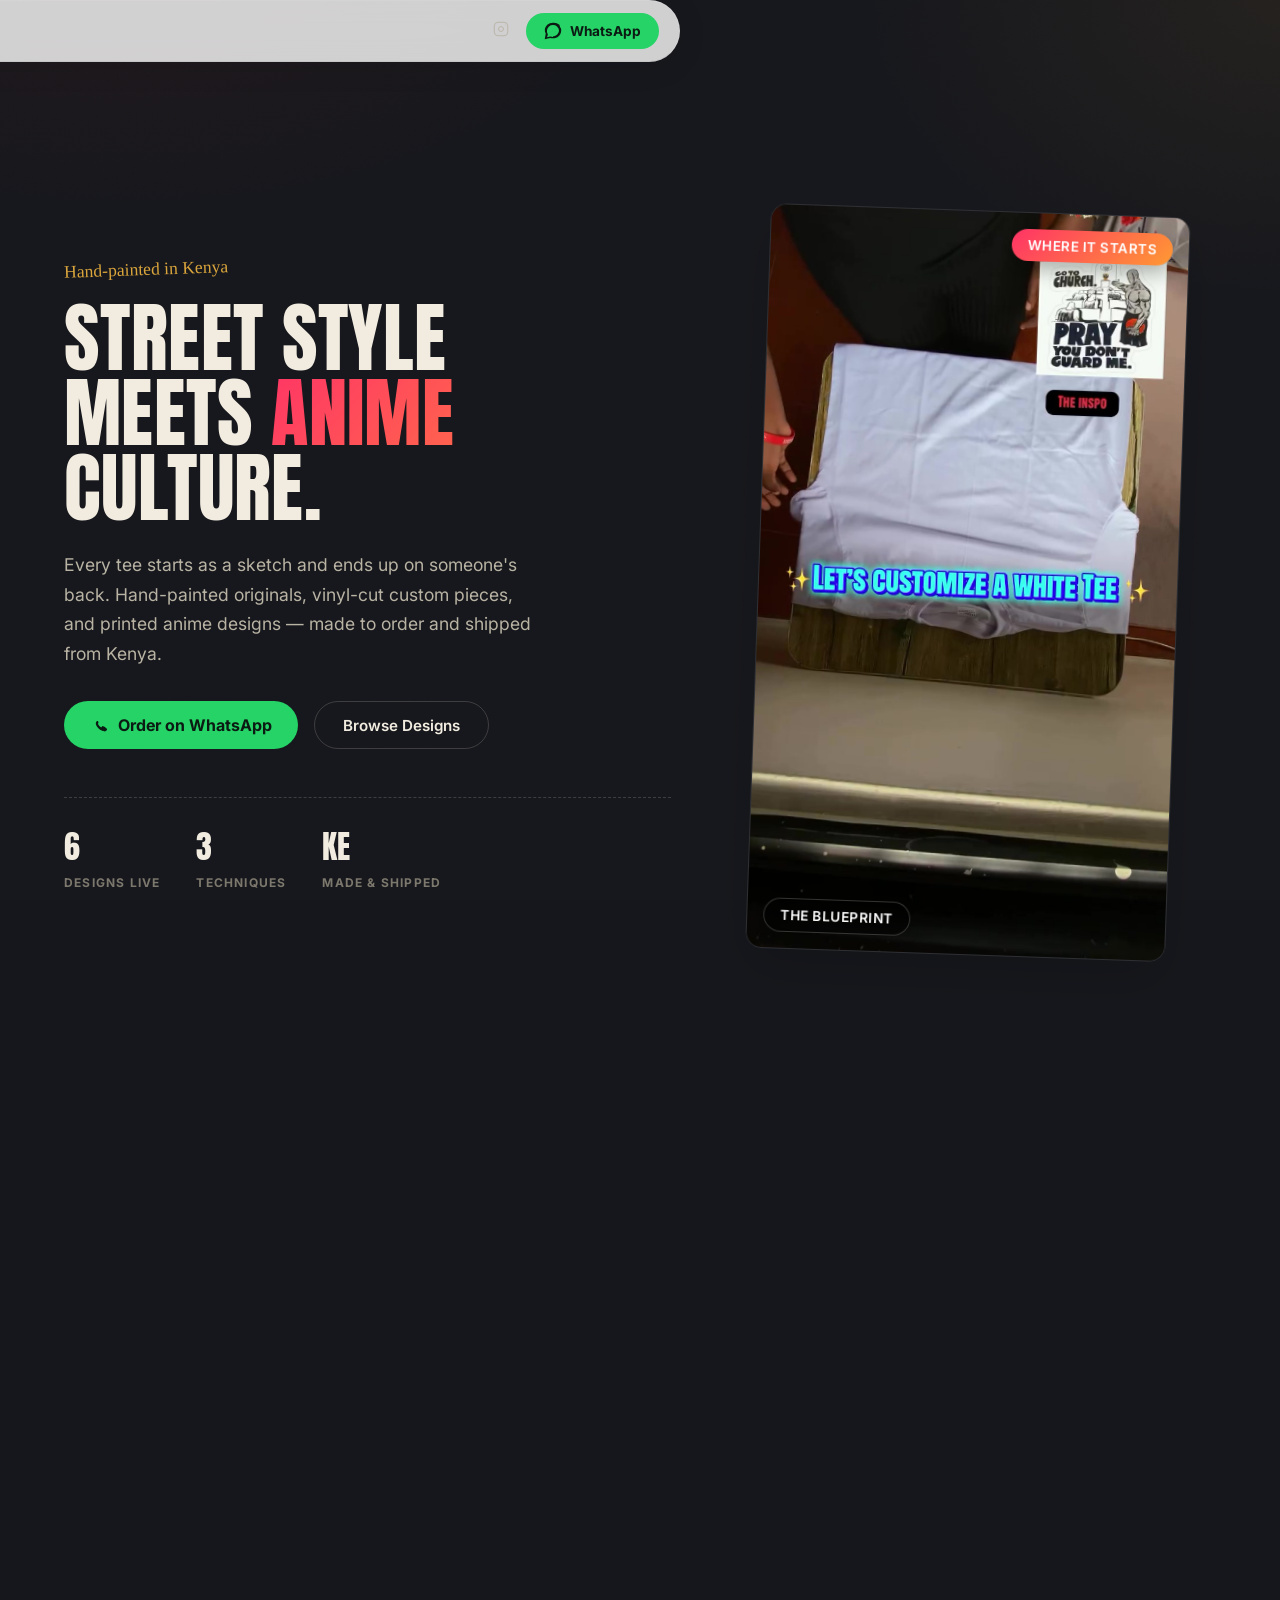
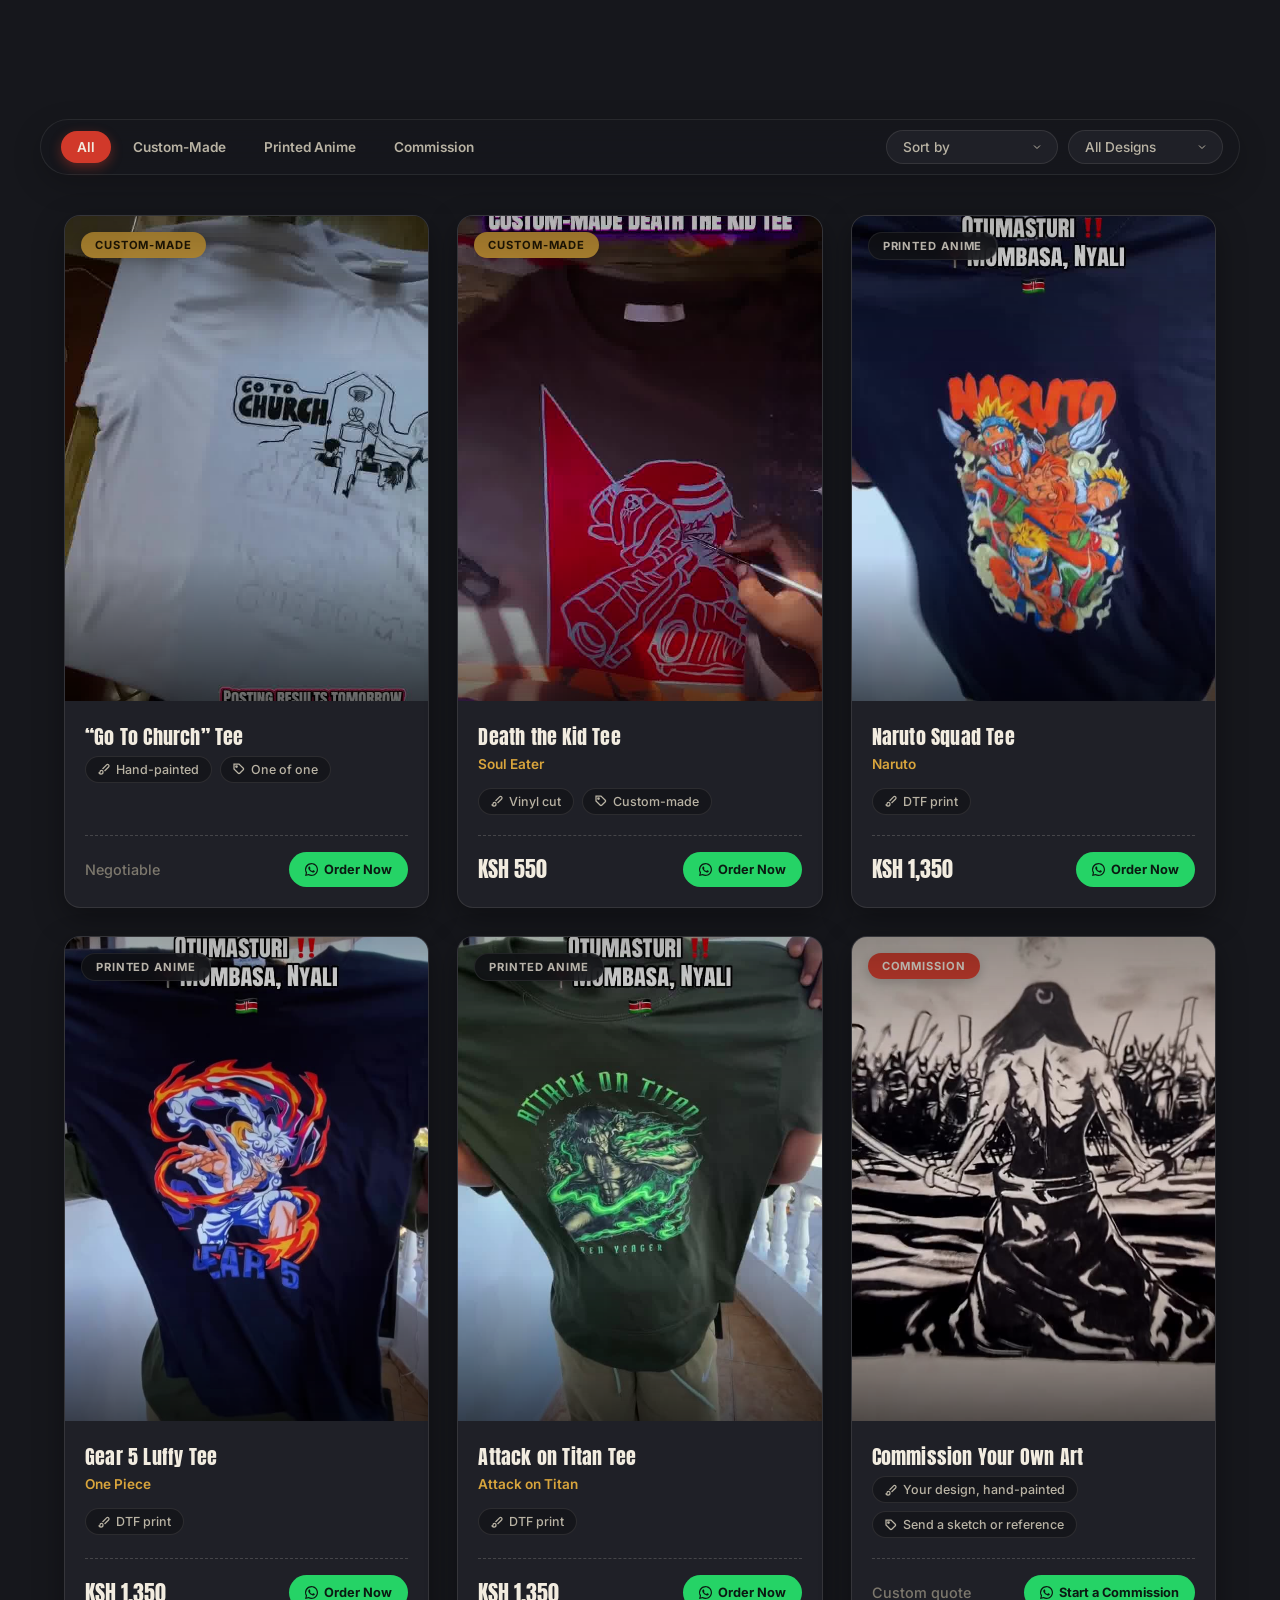
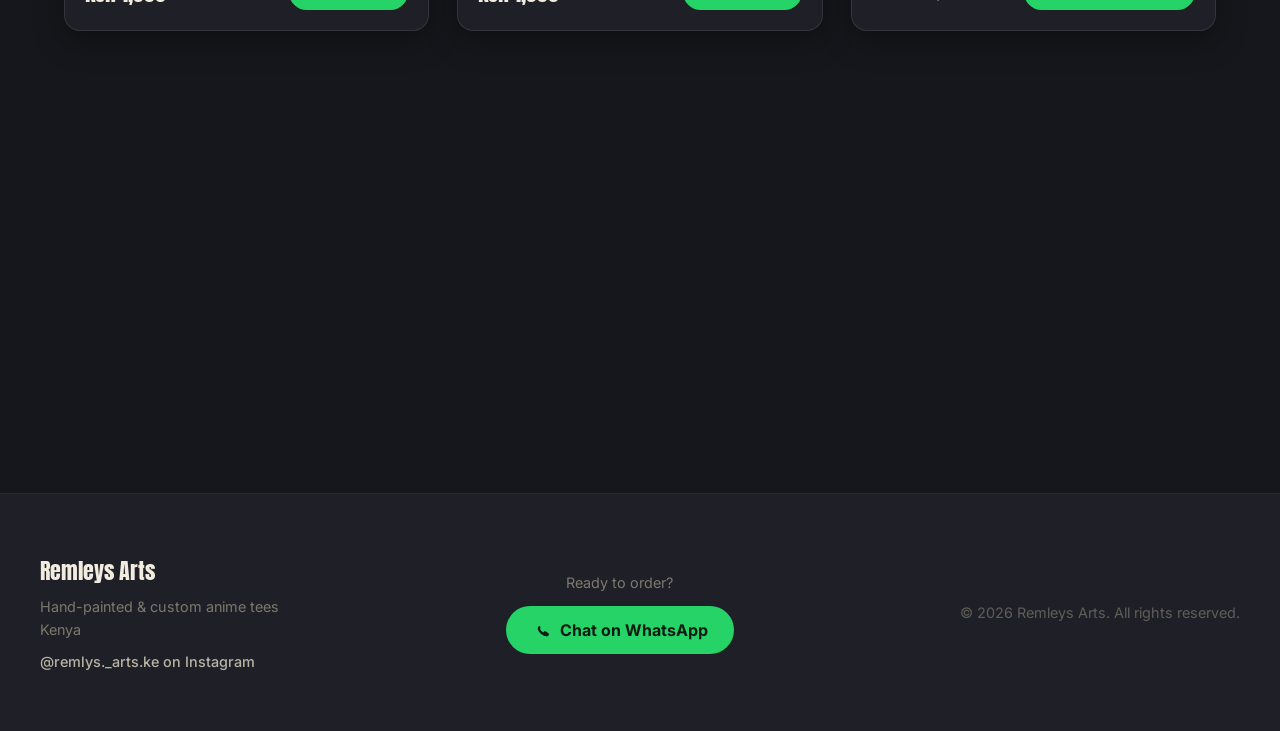
<file: index.html>
<!doctype html>
<html lang="en" class="scroll-smooth">
<head>
  <meta charset="utf-8" />
  <meta name="viewport" content="width=device-width, initial-scale=1" />
  <title>Remleys Arts — Premium Custom Anime Tees | Kenya</title>
  <meta name="description" content="Remleys Arts — Hand-painted and custom anime t-shirts, made to order in Kenya. Order on WhatsApp or commission your own unique streetwear design." />
  <link rel="canonical" href="https://remleys-arts.example/" />
  
  <!-- Social / SEO -->
  <meta property="og:type" content="website" />
  <meta property="og:title" content="Remleys Arts — Premium Anime Tees, Kenya" />
  <meta property="og:description" content="Hand-painted and custom anime t-shirts made to order in Kenya. Message us on WhatsApp to order." />
  <meta property="og:image" content="https://remleys-arts.example/images/og-hero.jpg" />
  <meta property="og:url" content="https://remleys-arts.example/" />
  <meta name="twitter:card" content="summary_large_image" />
  <meta name="theme-color" content="#0f172a" />

  <!-- Fonts & critical CSS -->
  <link rel="preconnect" href="https://fonts.googleapis.com" />
  <link rel="preconnect" href="https://fonts.gstatic.com" crossorigin />
  <link href="https://fonts.googleapis.com/css2?family=Anton&family=Permanent+Marker&family=Inter:wght@400;500;600;700;800&display=swap" rel="stylesheet" />
  <link rel="preload" href="css/style.css" as="style" onload="this.rel='stylesheet'">
  <noscript><link rel="stylesheet" href="css/style.css"></noscript>

  <!-- Favicons -->
  <link rel="icon" href="images/favicon.ico" />
  <link rel="apple-touch-icon" sizes="180x180" href="images/apple-touch-icon.png" />

  <!-- Structured data -->
  <script type="application/ld+json">
    {
      "@context": "https://schema.org",
      "@type": "Store",
      "name": "Remleys Arts",
      "description": "Hand-painted and custom anime t-shirts made to order in Kenya.",
      "url": "https://remleys-arts.example/",
      "sameAs": [
        "https://instagram.com/remlys._arts.ke",
        "https://wa.me/254702538038"
      ]
    }
  </script>

  <!-- NEXT-LEVEL ENHANCEMENTS -->
  <style>
    :root {
      --primary-accent: #ff3366;
      --primary-gradient: linear-gradient(135deg, #ff3366 0%, #ff9933 100%);
    }
    
    html.scroll-smooth { scroll-behavior: smooth; }
    
    /* Accessibility */
    .skip-to-content {position: absolute; left: -999px; top: auto; width: 1px; height: 1px; overflow: hidden;}
    .skip-to-content:focus {left: 1rem; top: 1rem; width: auto; height: auto; background: #fff; color: #000; padding: .5rem .75rem; z-index: 9999; border-radius: 8px; box-shadow: 0 4px 12px rgba(0,0,0,.25);}
    a:focus-visible, button:focus-visible { outline: 3px solid var(--primary-accent); outline-offset: 3px; }

    /* Glassmorphism Navbar */
    .navbar {
      position: sticky; top: 0; z-index: 100;
      background: rgba(255, 255, 255, 0.8);
      backdrop-filter: blur(12px);
      -webkit-backdrop-filter: blur(12px);
      border-bottom: 1px solid rgba(0,0,0,0.05);
      transition: all 0.3s ease;
    }

    /* Animated Gradient Text */
    .text-gradient {
      background: var(--primary-gradient);
      -webkit-background-clip: text;
      -webkit-text-fill-color: transparent;
      background-size: 200% 200%;
      animation: gradientShift 5s ease infinite;
    }
    @keyframes gradientShift {
      0% { background-position: 0% 50%; }
      50% { background-position: 100% 50%; }
      100% { background-position: 0% 50%; }
    }

    /* Next-Level Hero Image Styling */
    .hero-photo-wrapper {
      position: relative;
      border-radius: 16px;
      overflow: hidden;
      box-shadow: 0 20px 50px rgba(0,0,0,0.15);
      transform: translateY(0);
      transition: transform 0.4s ease, box-shadow 0.4s ease;
    }
    .hero-photo-wrapper:hover {
      transform: translateY(-5px);
      box-shadow: 0 30px 60px rgba(0,0,0,0.25);
    }
    .hero-photo-wrapper img {
      width: 100%; height: auto; display: block;
      transition: transform 0.6s ease;
    }
    .hero-photo-wrapper:hover img {
      transform: scale(1.05);
    }

    /* Floating Tags */
    .glass-badge {
      position: absolute;
      background: rgba(0, 0, 0, 0.6);
      backdrop-filter: blur(8px);
      color: #fff;
      padding: 0.5rem 1rem;
      border-radius: 30px;
      font-size: 0.85rem;
      font-weight: 600;
      letter-spacing: 0.5px;
      text-transform: uppercase;
      border: 1px solid rgba(255,255,255,0.2);
    }
    .badge-bottom-left { bottom: 1rem; left: 1rem; }
    .badge-top-right { top: 1rem; right: 1rem; background: var(--primary-gradient); border: none; }

    /* Button Upgrades */
    .btn-whatsapp {
      transition: transform 0.2s cubic-bezier(0.4, 0, 0.2, 1), box-shadow 0.2s;
    }
    .btn-whatsapp:hover {
      transform: scale(1.05);
      box-shadow: 0 10px 20px rgba(37, 211, 102, 0.3);
    }
  </style>
</head>
<body>
  <a class="skip-to-content" href="#mainContent">Skip to content</a>

  <!-- NAV -->
  <nav class="navbar" id="navbar" aria-label="Primary navigation">
    <a href="index.html" class="nav-brand">Remleys<span class="text-gradient">Arts</span></a>
    <div class="nav-links" role="navigation" aria-label="Main links">
      <a href="index.html" class="active" aria-current="page">Shop</a>
      <a href="contact.html">Contact</a>
    </div>
    <div class="nav-actions">
      <a href="https://instagram.com/remlys._arts.ke" target="_blank" rel="noopener noreferrer" class="nav-social" aria-label="Remleys Arts on Instagram">
        <svg width="18" height="18" viewBox="0 0 24 24" fill="none" aria-hidden="true" focusable="false">
          <rect x="3" y="3" width="18" height="18" rx="5" stroke="currentColor" stroke-width="1.2" fill="none"></rect>
          <circle cx="12" cy="12" r="3.25" stroke="currentColor" stroke-width="1.2" fill="none"></circle>
          <circle cx="17.5" cy="6.5" r="0.6" fill="currentColor"></circle>
        </svg>
      </a>
      <a href="https://wa.me/254702538038" target="_blank" rel="noopener noreferrer" class="btn-whatsapp" aria-label="Chat on WhatsApp">
        <svg width="18" height="18" viewBox="0 0 24 24" fill="currentColor" aria-hidden="true" focusable="false">
          <path d="M20.5 3.5A11.9 11.9 0 0 0 12 1C6.1 1 1.4 5.1 1.1 10.8c-.1 1.6.3 3.1 1.2 4.4L1 23l7.1-1.8c1.2.4 2.5.6 3.9.6 5.9 0 10.5-4.2 10.9-9.8.2-1.9 0-3.7-1.4-5.1zM12 20c-1.2 0-2.4-.2-3.5-.6l-.3-.1-4.1 1.1 1.1-3.7-.2-.4A7.7 7.7 0 0 1 4 10.9 7.9 7.9 0 0 1 12 4a7.9 7.9 0 0 1 8 6.9c0 4.4-3.6 8-8 8z"></path>
        </svg> WhatsApp
      </a>
    </div>
  </nav>

  <!-- HERO -->
  <header class="hero" role="banner" aria-labelledby="heroHeading">
    <div class="hero-text">
      <span class="hero-eyebrow">Hand-painted in Kenya</span>
      <h1 id="heroHeading">Street style<br/>meets <span class="accent text-gradient">anime</span> culture.</h1>
      <p>Every tee starts as a sketch and ends up on someone's back. Hand-painted originals, vinyl-cut custom pieces, and printed anime designs — made to order and shipped from Kenya.</p>
      
      <div class="hero-ctas">
        <a href="https://wa.me/254702538038?text=Hello%2C%20I%27d%20like%20to%20order%20a%20tee%20from%20Remleys%20Arts." target="_blank" rel="noopener noreferrer" class="btn-whatsapp large" aria-label="Order on WhatsApp">
          <svg width="20" height="20" viewBox="0 0 24 24" fill="currentColor" aria-hidden="true" focusable="false"><path d="M17.5 14.2c-.3-.15-1.8-.87-2.07-.97-.28-.1-.48-.15-.68.15-.2.29-.77.98-.95 1.18-.18.21-.36.23-.66.08-1.8-.9-3-2.5-3.6-4.2-.13-.34.13-.5.28-.66.09-.09.2-.21.3-.31.07-.06.09-.11.14-.18.05-.06.02-.12 0-.18-.02-.06-.48-1.17-.66-1.6-.17-.41-.35-.35-.5-.36-.12 0-.26 0-.4 0-.14 0-.36.05-.55.28-.38.44-1.17 1.18-1.17 2.86 0 1.68 1.2 3.3 1.37 3.53.17.22 2.36 3.6 5.72 4.92 3.36 1.3 3.36.87 3.96.82.6-.06 1.92-.78 2.2-1.53.28-.74.28-1.38.2-1.52-.08-.14-.28-.22-.57-.37z"></path></svg> Order on WhatsApp
        </a>
        <a href="#shop" class="btn-outline">Browse Designs</a>
      </div>

      <div class="hero-stats" aria-hidden="false">
        <div class="stat"><span class="stat-num" id="totalCount">—</span><span class="stat-label">Designs Live</span></div>
        <div class="stat"><span class="stat-num">3</span><span class="stat-label">Techniques</span></div>
        <div class="stat"><span class="stat-num">KE</span><span class="stat-label">Made &amp; Shipped</span></div>
      </div>
    </div>

    <div class="hero-visual" aria-hidden="true">
      <div class="hero-photo-wrapper" id="heroPhoto">
        <img src="images/process/01-inspo.jpg" alt="Pinned reference image for anime streetwear inspiration" loading="eager" decoding="sync" width="1200" height="800" />
        <span class="glass-badge badge-bottom-left">The Blueprint</span>
        <span class="glass-badge badge-top-right">Where it starts</span>
      </div>
    </div>
  </header>

  <!-- PROCESS FILMSTRIP -->
  <section class="process" aria-labelledby="processHeading">
    <div class="process-head reveal">
      <h2 id="processHeading">Sketch to streetwear</h2>
      <p>Every custom piece goes through the same four steps before it reaches you.</p>
    </div>
    <div class="process-strip">
      <div class="process-step reveal">
        <div class="process-frame">
          <span class="process-num">1</span>
          <img src="images/process/01-inspo.jpg" alt="Reference image pinned up as inspiration for a new design" loading="lazy" />
        </div>
        <h3>The inspo</h3>
        <p>We start from your reference — a screenshot, a panel, an idea.</p>
      </div>
      <div class="process-step reveal">
        <div class="process-frame">
          <span class="process-num">2</span>
          <img src="images/process/02-sketch.jpg" alt="Pencil sketch of the design being drawn directly onto the fabric" loading="lazy" />
        </div>
        <h3>The sketch</h3>
        <p>Pencil first, straight onto the fabric — no shortcuts.</p>
      </div>
      <div class="process-step reveal">
        <div class="process-frame">
          <span class="process-num">3</span>
          <img src="images/process/03-cut.jpg" alt="Vinyl design being cut for a custom transfer" loading="lazy" />
        </div>
        <h3>Paint or vinyl</h3>
        <p>Hand-painted with fabric paint, or precision-cut vinyl — whichever the design calls for.</p>
      </div>
      <div class="process-step reveal">
        <div class="process-frame">
          <span class="process-num">4</span>
          <img src="images/process/04-finished.jpg" alt="Finished hand-painted tee, ready to wear" loading="lazy" />
        </div>
        <h3>Ready to wear</h3>
        <p>Posted for you to see before it ships out.</p>
      </div>
    </div>
  </section>

  <!-- FILTERS -->
  <section class="filter-bar" id="shop" aria-labelledby="shopHeading">
    <div class="filter-inner">
      <div class="filter-tabs" id="categoryTabs" role="tablist" aria-label="Filter categories">
        <button class="tab active" data-cat="all" role="tab" aria-selected="true">All</button>
        <button class="tab" data-cat="custom" role="tab">Custom-Made</button>
        <button class="tab" data-cat="printed" role="tab">Printed Anime</button>
        <button class="tab" data-cat="commission" role="tab">Commission</button>
      </div>
      <div class="filter-controls">
        <label for="sortSelect" class="sr-only">Sort products</label>
        <select id="sortSelect" class="filter-select" aria-label="Sort products">
          <option value="default">Sort by</option>
          <option value="price-asc">Price: Low → High</option>
          <option value="price-desc">Price: High → Low</option>
          <option value="name">Name A–Z</option>
        </select>
        <label for="designSelect" class="sr-only">Filter designs</label>
        <select id="designSelect" class="filter-select" aria-label="Filter by design">
          <option value="all">All Designs</option>
        </select>
      </div>
    </div>
  </section>

  <!-- GRID -->
  <main id="mainContent" class="showroom" role="main" aria-live="polite">
    <div class="grid" id="productGrid" aria-label="Product list">
      <!-- JS renders cards here -->
    </div>
    <p class="empty-state" id="emptyState" style="display:none;">No tees match your filters.</p>
  </main>

  <!-- STORY -->
  <section class="story reveal" aria-labelledby="storyHeading">
    <h2 id="storyHeading" class="sr-only">Our story</h2>
    <p class="story-quote">Hand-painted<br/>with a <span class="accent text-gradient">brush.</span><br/>Cut with a <span class="accent text-gradient">blade.</span><br/>Worn like <span class="accent text-gradient">armor.</span></p>
    <div class="story-body">
      <p>Remleys Arts makes wearable art — anime fandom pieces built by hand, one tee at a time. Some designs are freehand painted with fabric paint. Others are precision-cut vinyl. The printed anime pieces are produced in short runs using professional screen and digital printing processes for consistent quality.</p>
      <p>Based in Kenya, every order is made on request — nothing sits pre-made on a shelf. Message us on WhatsApp with the design you want, or send your own art and we'll turn it into a tee.</p>
    </div>
  </section>

  <!-- FOOTER -->
  <footer class="footer" role="contentinfo">
    <div class="footer-inner">
      <div>
        <span class="footer-brand">Remleys Arts</span>
        <p>Hand-painted &amp; custom anime tees<br/>Kenya</p>
        <a href="https://instagram.com/remlys._arts.ke" target="_blank" rel="noopener noreferrer" class="footer-social">@remlys._arts.ke on Instagram</a>
      </div>
      <div class="footer-cta">
        <p>Ready to order?</p>
        <a href="https://wa.me/254702538038" target="_blank" rel="noopener noreferrer" class="btn-whatsapp large" aria-label="Chat on WhatsApp">
          <svg width="20" height="20" viewBox="0 0 24 24" fill="currentColor" aria-hidden="true" focusable="false"><path d="M17.5 14.2c-.3-.15-1.8-.87-2.07-.97-.28-.1-.48-.15-.68.15-.2.29-.77.98-.95 1.18-.18.21-.36.23-.66.08-1.8-.9-3-2.5-3.6-4.2-.13-.34.13-.5.28-.66.09-.09.2-.21.3-.31.07-.06.09-.11.14-.18.05-.06.02-.12 0-.18-.02-.06-.48-1.17-.66-1.6-.17-.41-.35-.35-.5-.36-.12 0-.26 0-.4 0-.14 0-.36.05-.55.28-.38.44-1.17 1.18-1.17 2.86 0 1.68 1.2 3.3 1.37 3.53.17.22 2.36 3.6 5.72 4.92 3.36 1.3 3.36.87 3.96.82.6-.06 1.92-.78 2.2-1.53.28-.74.28-1.38.2-1.52-.08-.14-.28-.22-.57-.37z"></path></svg> Chat on WhatsApp
        </a>
      </div>
      <div>
        <p class="footer-copy">© 2026 Remleys Arts. All rights reserved.</p>
      </div>
    </div>
  </footer>

  <!-- App scripts -->
  <script>
    (function() {
      function setCount(n) {
        var el = document.getElementById('totalCount');
        if (!el) return;
        el.textContent = (typeof n === 'number' && n > 0) ? n : '—';
      }
      if (window.PRODUCTS && Array.isArray(window.PRODUCTS)) {
        setCount(window.PRODUCTS.length);
      } else {
        window.addEventListener('products:loaded', function(e) {
          var count = (e && e.detail && e.detail.count) || (window.PRODUCTS && window.PRODUCTS.length) || '—';
          setCount(count);
        }, {once: true});
      }
    })();
  </script>
  <script src="js/products.js" defer></script>
  <script type="module" src="js/app.js" defer></script>

  <!--
    Scroll-linked motion (scroll-symbolic-page skill technique).
    Replaces the old one-shot "fade in once, then freeze" reveal with motion
    that is a direct function of scroll position: it advances, reverses, and
    stops exactly where scrolling stops. No timers, no animation that plays
    on its own once triggered. Doesn't touch the shop grid, filters, or
    js/app.js / js/products.js (not part of this file) — those keep working
    exactly as before.
  -->
  <script>
    (function () {
      var revealEls = Array.prototype.slice.call(document.querySelectorAll('.reveal, .process-step'));
      if (!revealEls.length) return;

      function ratioFor(el) {
        var rect = el.getBoundingClientRect();
        var vh = window.innerHeight;
        // 0 when the element's top is still below the viewport,
        // 1 once it has scrolled up to roughly a third from the top.
        var start = vh * 0.92;
        var end = vh * 0.35;
        var raw = (start - rect.top) / (start - end);
        return Math.max(0, Math.min(1, raw));
      }

      var ticking = false;
      function update() {
        revealEls.forEach(function (el) {
          el.style.setProperty('--reveal', ratioFor(el));
        });
        ticking = false;
      }
      function onScroll() {
        if (!ticking) {
          requestAnimationFrame(update);
          ticking = true;
        }
      }
      window.addEventListener('scroll', onScroll, { passive: true });
      window.addEventListener('resize', onScroll, { passive: true });
      update(); // correct resting state on load, before any scroll happens

      // Subtle scroll-linked parallax on the hero photo (optional flourish,
      // same principle: tied to position, not time).
      var heroPhoto = document.getElementById('heroPhoto');
      if (heroPhoto) {
        function updateHero() {
          var rect = heroPhoto.getBoundingClientRect();
          var shift = Math.max(-24, Math.min(24, rect.top * 0.04));
          heroPhoto.style.transform = 'translateY(' + shift + 'px) rotate(2deg)';
        }
        window.addEventListener('scroll', updateHero, { passive: true });
        window.addEventListener('resize', updateHero, { passive: true });
        updateHero();
      }
    })();
  </script>
  
  <noscript>
    <style>.grid { opacity: 1; }</style>
    <div class="noscript-warning">For the best experience enable JavaScript.</div>
  </noscript>
</body>
          </html>
</file>
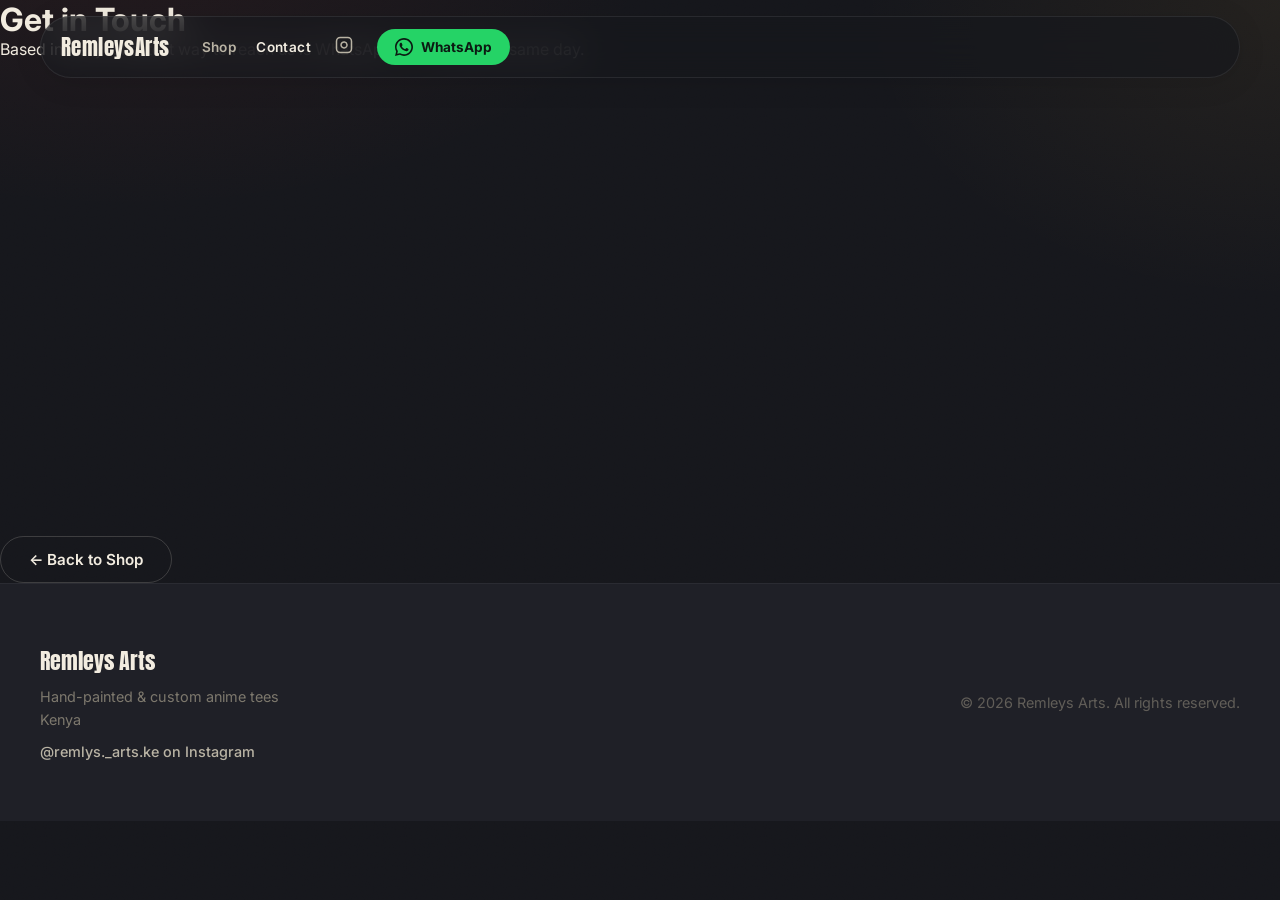
<file: contact.html>
<!DOCTYPE html>
<html lang="en">
<head>
  <meta charset="UTF-8" />
  <meta name="viewport" content="width=device-width, initial-scale=1.0" />
  <title>Contact — Remleys Arts</title>
  <meta name="description" content="Contact Remleys Arts for hand-painted and custom anime t-shirts, Kenya." />
  <link rel="preconnect" href="https://fonts.googleapis.com" />
  <link rel="preconnect" href="https://fonts.gstatic.com" crossorigin />
  <link href="https://fonts.googleapis.com/css2?family=Anton&family=Permanent+Marker&family=Inter:wght@400;500;600;700;800&display=swap" rel="stylesheet" />
  <link rel="stylesheet" href="css/style.css" />
</head>
<body>

  <nav class="navbar" id="navbar">
    <a href="index.html" class="nav-brand">Remleys<span>Arts</span></a>
    <div class="nav-links">
      <a href="index.html">Shop</a>
      <a href="contact.html" class="active">Contact</a>
    </div>
    <a href="https://instagram.com/remlys._arts.ke" target="_blank" class="nav-social" aria-label="Instagram">
      <svg width="18" height="18" viewBox="0 0 24 24" fill="none" stroke="currentColor" stroke-width="2"><rect x="2" y="2" width="20" height="20" rx="5"/><path d="M16 11.37A4 4 0 1 1 12.63 8 4 4 0 0 1 16 11.37z"/><line x1="17.5" y1="6.5" x2="17.5" y2="6.5"/></svg>
    </a>
    <a href="https://wa.me/254702538038" target="_blank" class="btn-whatsapp">
      <svg width="18" height="18" viewBox="0 0 24 24" fill="currentColor"><path d="M17.472 14.382c-.297-.149-1.758-.867-2.03-.967-.273-.099-.471-.148-.67.15-.197.297-.767.966-.94 1.164-.173.199-.347.223-.644.075-.297-.15-1.255-.463-2.39-1.475-.883-.788-1.48-1.761-1.653-2.059-.173-.297-.018-.458.13-.606.134-.133.298-.347.446-.52.149-.174.198-.298.298-.497.099-.198.05-.371-.025-.52-.075-.149-.669-1.612-.916-2.207-.242-.579-.487-.5-.669-.51-.173-.008-.371-.01-.57-.01-.198 0-.52.074-.792.372-.272.297-1.04 1.016-1.04 2.479 0 1.462 1.065 2.875 1.213 3.074.149.198 2.096 3.2 5.077 4.487.709.306 1.262.489 1.694.625.712.227 1.36.195 1.871.118.571-.085 1.758-.719 2.006-1.413.248-.694.248-1.289.173-1.413-.074-.124-.272-.198-.57-.347z"/><path d="M12 0C5.373 0 0 5.373 0 12c0 2.123.554 4.118 1.524 5.847L.057 23.882l6.198-1.443A11.945 11.945 0 0012 24c6.627 0 12-5.373 12-12S18.627 0 12 0zm0 21.818a9.818 9.818 0 01-5.006-1.371l-.36-.214-3.68.857.893-3.564-.234-.373A9.818 9.818 0 0112 2.182c5.426 0 9.818 4.392 9.818 9.818 0 5.427-4.392 9.818-9.818 9.818z"/></svg>
      WhatsApp
    </a>
  </nav>

  <main class="contact-page">
    <div class="contact-header">
      <h1>Get in Touch</h1>
      <p>Based in Kenya. Fastest way to reach us is WhatsApp — we respond same day.</p>
    </div>

    <div class="contact-grid reveal">
      <!-- Primary: WhatsApp -->
      <div class="contact-card primary">
        <div class="contact-card-icon">
          <svg width="32" height="32" viewBox="0 0 24 24" fill="currentColor"><path d="M17.472 14.382c-.297-.149-1.758-.867-2.03-.967-.273-.099-.471-.148-.67.15-.197.297-.767.966-.94 1.164-.173.199-.347.223-.644.075-.297-.15-1.255-.463-2.39-1.475-.883-.788-1.48-1.761-1.653-2.059-.173-.297-.018-.458.13-.606.134-.133.298-.347.446-.52.149-.174.198-.298.298-.497.099-.198.05-.371-.025-.52-.075-.149-.669-1.612-.916-2.207-.242-.579-.487-.5-.669-.51-.173-.008-.371-.01-.57-.01-.198 0-.52.074-.792.372-.272.297-1.04 1.016-1.04 2.479 0 1.462 1.065 2.875 1.213 3.074.149.198 2.096 3.2 5.077 4.487.709.306 1.262.489 1.694.625.712.227 1.36.195 1.871.118.571-.085 1.758-.719 2.006-1.413.248-.694.248-1.289.173-1.413-.074-.124-.272-.198-.57-.347z"/><path d="M12 0C5.373 0 0 5.373 0 12c0 2.123.554 4.118 1.524 5.847L.057 23.882l6.198-1.443A11.945 11.945 0 0012 24c6.627 0 12-5.373 12-12S18.627 0 12 0zm0 21.818a9.818 9.818 0 01-5.006-1.371l-.36-.214-3.68.857.893-3.564-.234-.373A9.818 9.818 0 0112 2.182c5.426 0 9.818 4.392 9.818 9.818 0 5.427-4.392 9.818-9.818 9.818z"/></svg>
        </div>
        <h2>WhatsApp</h2>
        <p>Send us a message with the design you're interested in and we'll respond promptly.</p>
        <a href="https://wa.me/254702538038?text=Hello%2C%20I%27m%20interested%20in%20a%20tee%20from%20Remleys%20Arts." target="_blank" class="btn-whatsapp large">
          <svg width="20" height="20" viewBox="0 0 24 24" fill="currentColor"><path d="M17.472 14.382c-.297-.149-1.758-.867-2.03-.967-.273-.099-.471-.148-.67.15-.197.297-.767.966-.94 1.164-.173.199-.347.223-.644.075-.297-.15-1.255-.463-2.39-1.475-.883-.788-1.48-1.761-1.653-2.059-.173-.297-.018-.458.13-.606.134-.133.298-.347.446-.52.149-.174.198-.298.298-.497.099-.198.05-.371-.025-.52-.075-.149-.669-1.612-.916-2.207-.242-.579-.487-.5-.669-.51-.173-.008-.371-.01-.57-.01-.198 0-.52.074-.792.372-.272.297-1.04 1.016-1.04 2.479 0 1.462 1.065 2.875 1.213 3.074.149.198 2.096 3.2 5.077 4.487.709.306 1.262.489 1.694.625.712.227 1.36.195 1.871.118.571-.085 1.758-.719 2.006-1.413.248-.694.248-1.289.173-1.413-.074-.124-.272-.198-.57-.347z"/><path d="M12 0C5.373 0 0 5.373 0 12c0 2.123.554 4.118 1.524 5.847L.057 23.882l6.198-1.443A11.945 11.945 0 0012 24c6.627 0 12-5.373 12-12S18.627 0 12 0zm0 21.818a9.818 9.818 0 01-5.006-1.371l-.36-.214-3.68.857.893-3.564-.234-.373A9.818 9.818 0 0112 2.182c5.426 0 9.818 4.392 9.818 9.818 0 5.427-4.392 9.818-9.818 9.818z"/></svg>
          Message Us on WhatsApp
        </a>
        <span class="contact-note">+254 702 538038</span>
      </div>

      <!-- Info cards -->
      <div class="contact-info-grid">
        <div class="info-card">
          <svg width="24" height="24" viewBox="0 0 24 24" fill="none" stroke="currentColor" stroke-width="2"><path d="M21 10c0 7-9 13-9 13s-9-6-9-13a9 9 0 0 1 18 0z"/><circle cx="12" cy="10" r="3"/></svg>
          <h3>Location</h3>
          <p>Kenya</p>
        </div>

        <div class="info-card">
          <svg width="24" height="24" viewBox="0 0 24 24" fill="none" stroke="currentColor" stroke-width="2"><rect x="2" y="2" width="20" height="20" rx="5"/><path d="M16 11.37A4 4 0 1 1 12.63 8 4 4 0 0 1 16 11.37z"/><line x1="17.5" y1="6.5" x2="17.5" y2="6.5"/></svg>
          <h3>Instagram</h3>
          <p>@remlys._arts.ke</p>
          <a href="https://instagram.com/remlys._arts.ke" target="_blank" class="info-link">Follow →</a>
        </div>

        <div class="info-card">
          <svg width="24" height="24" viewBox="0 0 24 24" fill="none" stroke="currentColor" stroke-width="2"><path d="M22 16.92v3a2 2 0 0 1-2.18 2 19.79 19.79 0 0 1-8.63-3.07A19.5 19.5 0 0 1 4.69 13.5 19.79 19.79 0 0 1 1.61 4.9 2 2 0 0 1 3.6 2.69h3a2 2 0 0 1 2 1.72c.127.96.361 1.903.7 2.81a2 2 0 0 1-.45 2.11L7.91 10a16 16 0 0 0 6 6l.92-.92a2 2 0 0 1 2.11-.45c.907.339 1.85.573 2.81.7A2 2 0 0 1 21.73 17.5z"/></svg>
          <h3>Phone</h3>
          <p>+254 702 538038</p>
          <a href="tel:+254702538038" class="info-link">Call Now →</a>
        </div>

        <div class="info-card">
          <svg width="24" height="24" viewBox="0 0 24 24" fill="none" stroke="currentColor" stroke-width="2"><circle cx="12" cy="12" r="10"/><polyline points="12 6 12 12 16 14"/></svg>
          <h3>Response Time</h3>
          <p>We typically reply within a few hours on WhatsApp.</p>
        </div>
      </div>
    </div>

    <!-- Back to shop -->
    <div class="back-cta">
      <a href="index.html" class="btn-outline">← Back to Shop</a>
    </div>
  </main>

  <footer class="footer">
    <div class="footer-inner">
      <div>
        <span class="footer-brand">Remleys Arts</span>
        <p>Hand-painted & custom anime tees<br/>Kenya</p>
        <a href="https://instagram.com/remlys._arts.ke" target="_blank" class="footer-social">@remlys._arts.ke on Instagram</a>
      </div>
      <div>
        <p class="footer-copy">© 2026 Remleys Arts. All rights reserved.</p>
      </div>
    </div>
  </footer>

  <script src="js/app.js"></script>
</body>
          </html>
</file>
<file: css/style.css>
/* =====================
   Remleys Arts — style.css
   "Sketchbook to Streetwear" (NEXT-LEVEL UPGRADE)
===================== */

*, *::before, *::after {
  box-sizing: border-box;
  margin: 0;
  padding: 0;
}

:root {
  /* Canvas + ink */
  --ink:        #16171c;   /* base canvas, charcoal-blue night */
  --ink-raised: #1f2027;   /* card / raised surface */
  --ink-line:   rgba(242,236,224,0.10); /* hairline "stitching" */
  --ink-line-strong: rgba(242,236,224,0.18);

  /* Paper + text */
  --paper:      #f2ece0;   /* raw cotton */
  --paper-dim:  #b9b3a4;   /* muted pencil-grey text on dark */
  --paper-faint:#7d786d;

  /* Signature accents */
  --red:        #d1392a;   /* poster / paint red */
  --red-dim:    #9c2a1f;
  --gold:       #d9a53c;   /* Kenyan sun gold */
  --gold-dim:   #a97e2c;
  
  /* Next-level Gradients */
  --primary-gradient: linear-gradient(135deg, var(--red) 0%, var(--gold) 100%);

  /* WhatsApp */
  --wa-green:   #25D366;
  --wa-dark:    #128C7E;

  /* Geometry */
  --radius:     16px;
  --radius-sm:  10px;
  --radius-pill: 999px;

  /* Typography */
  --font-display: 'Anton', sans-serif;
  --font-accent:  'Permanent Marker', cursive;
  --font-body:    'Inter', sans-serif;

  /* Shadows */
  --shadow-card: 0 10px 30px rgba(0,0,0,0.35);
  --shadow-hover: 0 20px 50px rgba(0,0,0,0.45);
  --shadow-glow: 0 10px 25px rgba(209, 57, 42, 0.25);

  --nav-h: 76px;

  /* Shared timing / easing */
  --ease-quick: cubic-bezier(0.16,1,0.3,1);
  --ease-smooth: cubic-bezier(0.4, 0, 0.2, 1);
}

/* Base / page behaviour */
html {
  scroll-behavior: smooth;
}

@media (prefers-reduced-motion: reduce) {
  html { scroll-behavior: auto; }
  *, *::before, *::after {
    animation-duration: 0.001ms !important;
    animation-iteration-count: 1 !important;
    transition-duration: 0.001ms !important;
  }
}

/* background + subtle gradients */
body {
  font-family: var(--font-body);
  background: var(--ink);
  color: var(--paper);
  -webkit-font-smoothing: antialiased;
  background-image: 
    radial-gradient(ellipse 900px 500px at 10% -10%, rgba(209,57,42,0.08), transparent 60%),
    radial-gradient(ellipse 700px 500px at 100% 0%, rgba(217,165,60,0.07), transparent 60%);
  background-attachment: fixed;
  position: relative;
}

/* film-grain overlay */
body::before {
  content: "";
  position: fixed;
  inset: 0;
  z-index: -1;
  pointer-events: none;
  opacity: 0.045;
  mix-blend-mode: overlay;
  background-image: url("data:image/svg+xml,%3Csvg xmlns='http://www.w3.org/2000/svg' width='120' height='120'%3E%3Cfilter id='n'%3E%3CfeTurbulence type='fractalNoise' baseFrequency='0.9' numOctaves='2' stitchTiles='stitch'/%3E%3C/filter%3E%3Crect width='100%25' height='100%25' fill='%23000000' filter='url(%23n)'/%3E%3C/svg%3E");
  background-repeat: repeat;
  background-size: auto;
}

/* Accessibility */
.sr-only {
  position: absolute !important; width: 1px; height: 1px; 
  padding: 0; margin: -1px; overflow: hidden; 
  clip: rect(0, 0, 0, 0); white-space: nowrap; border: 0;
}
a { color: inherit; }

/* ---- UTILITIES ---- */
.text-gradient {
  background: var(--primary-gradient);
  -webkit-background-clip: text;
  -webkit-text-fill-color: transparent;
  background-size: 200% 200%;
  animation: gradientShift 5s ease infinite;
}

@keyframes gradientShift {
  0% { background-position: 0% 50%; }
  50% { background-position: 100% 50%; }
  100% { background-position: 0% 50%; }
}

/*
  Scroll-linked reveal (scroll-symbolic-page skill technique).
  --reveal is a 0–1 custom property set every frame by the inline script in
  index.html, based purely on scroll position. No .in-view class, no
  IntersectionObserver one-shot trigger, no transition long enough to look
  like it's animating on its own timer — motion tracks the scrollbar 1:1.
*/
.reveal {
  --reveal: 0;
  opacity: var(--reveal);
  transform: translateY(calc((1 - var(--reveal)) * 28px));
}

/* ---- NAVBAR (Glassmorphism Upgrade) ---- */
.navbar {
  position: fixed;
  top: 16px;
  left: 50%;
  transform: translateX(-50%);
  width: calc(100% - 48px);
  max-width: 1200px;
  z-index: 100;
  display: flex;
  align-items: center;
  gap: 24px;
  padding: 12px 20px;
  background: rgba(22, 23, 28, 0.65);
  backdrop-filter: blur(20px);
  -webkit-backdrop-filter: blur(20px);
  border-radius: var(--radius-pill);
  border: 1px solid rgba(255,255,255,0.08);
  box-shadow: 0 4px 30px rgba(0,0,0,0.1);
  transition: all 0.3s ease;
}
.navbar.scrolled {
  background: rgba(22, 23, 28, 0.85);
  border-color: var(--ink-line-strong);
  box-shadow: 0 8px 32px rgba(0,0,0,0.45);
}
.nav-brand {
  font-family: var(--font-display);
  font-weight: 400;
  font-size: 1.3rem;
  letter-spacing: 0.02em;
  color: var(--paper);
  text-decoration: none;
}
.nav-links {
  display: flex; gap: 20px; margin-left: 8px;
}
.nav-links a {
  font-family: var(--font-body);
  font-size: 0.85rem; font-weight: 600;
  color: var(--paper-dim);
  text-decoration: none;
  letter-spacing: 0.03em;
  transition: color 0.2s;
}
.nav-links a:hover, .nav-links a.active { color: var(--paper); }
.nav-actions {
  display: flex; align-items: center; gap: 16px; margin-left: auto;
}
.nav-social {
  color: var(--paper-dim);
  transition: color 0.2s, transform 0.2s;
}
.nav-social:hover { color: var(--gold); transform: scale(1.1); }

/* Buttons */
.btn-whatsapp {
  display: flex; align-items: center; gap: 8px;
  background: var(--wa-green);
  color: #0b1a12;
  font-family: var(--font-body);
  font-size: 0.85rem; font-weight: 700;
  padding: 9px 18px;
  border-radius: var(--radius-pill);
  text-decoration: none;
  transition: all 0.3s var(--ease-smooth);
  white-space: nowrap;
}
.btn-whatsapp:hover {
  background: var(--wa-dark);
  color: #fff;
  transform: translateY(-2px) scale(1.02);
  box-shadow: 0 10px 20px rgba(37, 211, 102, 0.3);
}
.btn-whatsapp.large { padding: 14px 26px; font-size: 1rem; }

.btn-outline {
  display: inline-flex; align-items: center; justify-content: center;
  font-family: var(--font-body);
  font-size: 0.95rem; font-weight: 600;
  color: var(--paper);
  border: 1.5px solid var(--ink-line-strong);
  padding: 13px 28px;
  border-radius: var(--radius-pill);
  text-decoration: none;
  transition: all 0.3s var(--ease-smooth);
}
.btn-outline:hover {
  background: var(--paper);
  color: var(--ink);
  transform: translateY(-2px);
  box-shadow: 0 10px 20px rgba(242, 236, 224, 0.15);
}

/* ---- HERO ---- */
.hero {
  padding: calc(var(--nav-h) + 64px) 24px 60px;
  max-width: 1200px; margin: 0 auto;
  display: grid;
  grid-template-columns: 1.1fr 0.9fr;
  gap: 48px; align-items: center;
}
.hero-eyebrow {
  display: inline-flex; align-items: center; gap: 8px;
  font-family: var(--font-accent);
  font-size: 1.1rem; color: var(--gold);
  margin-bottom: 20px;
  transform: rotate(-2deg);
}
.hero-text h1 {
  font-family: var(--font-display);
  font-weight: 400;
  font-size: clamp(2.8rem, 6vw, 5rem);
  line-height: 0.98;
  letter-spacing: 0.005em;
  text-transform: uppercase;
  color: var(--paper);
  margin-bottom: 24px;
}
.hero-text p {
  font-size: 1.1rem;
  color: var(--paper-dim);
  max-width: 480px;
  line-height: 1.7;
  margin-bottom: 32px;
}
.hero-ctas {
  display: flex; gap: 16px; flex-wrap: wrap; margin-bottom: 48px;
}
.hero-stats {
  display: flex; gap: 36px; flex-wrap: wrap;
  border-top: 1px dashed var(--ink-line-strong);
  padding-top: 24px;
}
.stat { display: flex; flex-direction: column; gap: 4px; }
.stat-num {
  font-family: var(--font-display);
  font-weight: 400; font-size: 2rem; color: var(--paper);
}
.stat-label {
  font-size: 0.75rem; font-weight: 700;
  letter-spacing: 0.1em; text-transform: uppercase;
  color: var(--paper-faint);
}

/* ---- NEXT-LEVEL HERO VISUAL ---- */
.hero-visual {
  position: relative;
  display: flex; align-items: center; justify-content: center;
  min-height: 460px;
}
.hero-visual::before {
  content: "ARTS";
  position: absolute;
  font-family: var(--font-display);
  font-size: clamp(5rem, 14vw, 10rem);
  color: transparent;
  -webkit-text-stroke: 1.5px rgba(255,255,255,0.05);
  z-index: 0; pointer-events: none;
}
.hero-photo-wrapper {
  position: relative; z-index: 1;
  width: 90%; max-width: 420px;
  border-radius: var(--radius);
  overflow: hidden;
  box-shadow: 0 25px 60px rgba(0,0,0,0.4);
  transform: rotate(2deg) translateY(0);
  transition: box-shadow 0.5s var(--ease-quick);
  border: 1px solid rgba(255,255,255,0.1);
}
.hero-photo-wrapper:hover {
  box-shadow: var(--shadow-glow);
}
.hero-photo-wrapper img {
  width: 100%; height: auto; display: block;
  transition: transform 0.8s var(--ease-smooth);
}
.hero-photo-wrapper:hover img {
  transform: scale(1.06);
}
.glass-badge {
  position: absolute;
  background: rgba(22, 23, 28, 0.7);
  backdrop-filter: blur(12px);
  -webkit-backdrop-filter: blur(12px);
  color: var(--paper);
  padding: 8px 16px;
  border-radius: 30px;
  font-size: 0.8rem; font-weight: 700;
  letter-spacing: 0.05em; text-transform: uppercase;
  border: 1px solid rgba(255,255,255,0.15);
  box-shadow: 0 8px 20px rgba(0,0,0,0.3);
  transition: transform 0.3s ease;
}
.glass-badge:hover { transform: translateY(-3px); }
.badge-bottom-left { bottom: 20px; left: 20px; }
.badge-top-right { 
  top: 20px; right: 20px; 
  background: var(--red); 
  border: none; 
}

/* ---- PROCESS FILMSTRIP ---- */
.process {
  max-width: 1200px; margin: 40px auto 100px; padding: 0 24px;
}
.process-head {
  display: flex; align-items: baseline; justify-content: space-between;
  gap: 16px; margin-bottom: 32px; flex-wrap: wrap;
}
.process-head h2 {
  font-family: var(--font-display);
  font-weight: 400; font-size: clamp(1.8rem, 3vw, 2.5rem);
  text-transform: uppercase; color: var(--paper);
}
.process-head p {
  color: var(--paper-faint); font-size: 0.95rem; max-width: 360px;
}
.process-strip {
  display: grid; grid-template-columns: repeat(4, 1fr); gap: 20px;
}
/* Staggering now comes naturally from each step's own scroll position
   (later steps sit lower on the page, so their --reveal ratio lags behind
   earlier ones) — no transition-delay needed. */

.process-frame {
  position: relative; aspect-ratio: 3/4;
  border-radius: var(--radius-sm); overflow: hidden;
  background: var(--ink-raised);
  border: 1px solid var(--ink-line);
}
.process-frame img {
  width: 100%; height: 100%; object-fit: cover; display: block;
  transition: transform 0.5s var(--ease-smooth);
}
.process-step:hover .process-frame img { transform: scale(1.05); }
.process-num {
  position: absolute; top: 12px; left: 12px;
  font-family: var(--font-display); font-size: 0.85rem;
  color: var(--ink); background: var(--gold);
  width: 28px; height: 28px; border-radius: 50%;
  display: flex; align-items: center; justify-content: center;
  box-shadow: 0 4px 10px rgba(0,0,0,0.5);
  z-index: 2;
}
.process-step h3 {
  font-family: var(--font-accent); font-size: 1.1rem;
  color: var(--gold); margin: 16px 0 6px;
}
.process-step p {
  font-size: 0.85rem; color: var(--paper-faint); line-height: 1.6;
}

/* ---- FILTER BAR ---- */
.filter-bar {
  position: sticky; top: calc(var(--nav-h) + 20px); z-index: 50;
  padding: 0 24px; margin-bottom: 40px;
}
.filter-inner {
  max-width: 1200px; margin: 0 auto;
  background: rgba(22, 23, 28, 0.75);
  backdrop-filter: blur(20px);
  -webkit-backdrop-filter: blur(20px);
  border: 1px solid rgba(255,255,255,0.08);
  border-radius: var(--radius-pill);
  padding: 10px 16px 10px 20px;
  display: flex; align-items: center; gap: 16px; flex-wrap: wrap;
  box-shadow: 0 10px 30px rgba(0,0,0,0.2);
}
.filter-tabs { display: flex; gap: 6px; flex-wrap: wrap; }
.tab {
  font-family: var(--font-body); font-size: 0.85rem; font-weight: 600;
  color: var(--paper-dim); background: transparent;
  border: none; padding: 8px 16px; border-radius: var(--radius-pill);
  cursor: pointer; transition: all 0.3s var(--ease-smooth);
}
.tab:hover { background: rgba(255,255,255,0.05); color: var(--paper); }
.tab.active { background: var(--red); color: var(--paper); box-shadow: 0 4px 12px rgba(209, 57, 42, 0.4); }
.filter-controls { display: flex; gap: 10px; margin-left: auto; flex-wrap: wrap; }
.filter-select {
  font-family: var(--font-body); font-size: 0.85rem; font-weight: 500;
  color: var(--paper-dim); background: var(--ink-raised);
  border: 1px solid var(--ink-line); border-radius: var(--radius-pill);
  padding: 8px 36px 8px 16px; cursor: pointer; outline: none;
  appearance: none; -webkit-appearance: none;
  background-image: url("data:image/svg+xml,%3Csvg xmlns='http://www.w3.org/2000/svg' width='12' height='12' viewBox='0 0 24 24' fill='none' stroke='%23b9b3a4' stroke-width='2'%3E%3Cpolyline points='6 9 12 15 18 9'/%3E%3C/svg%3E");
  background-repeat: no-repeat; background-position: right 14px center;
  transition: all 0.3s ease;
}
.filter-select:focus, .filter-select:hover { border-color: var(--gold); color: var(--paper); }

/* ---- SHOWROOM GRID ---- */
.showroom { max-width: 1200px; margin: 0 auto; padding: 0 24px 100px; }
.grid { display: grid; grid-template-columns: repeat(auto-fill, minmax(280px, 1fr)); gap: 28px; }

/* Product Card */
.card {
  background: var(--ink-raised);
  border-radius: var(--radius); overflow: hidden;
  box-shadow: var(--shadow-card);
  border: 1px solid var(--ink-line);
  display: flex; flex-direction: column;
  transition: transform 0.4s var(--ease-quick), box-shadow 0.4s var(--ease-quick), border-color 0.4s;
  opacity: 0; transform: translateY(20px);
  animation: fadeUp 0.6s var(--ease-quick) forwards;
}
.card:hover {
  transform: translateY(-8px) scale(1.01);
  box-shadow: var(--shadow-hover);
  border-color: rgba(255,255,255,0.15);
}
@keyframes fadeUp { to { opacity: 1; transform: translateY(0); } }

.card-img { position: relative; aspect-ratio: 3/4; overflow: hidden; background: var(--ink); }
.card-img::after {
  content: ""; position: absolute; inset: 0;
  background: linear-gradient(180deg, rgba(0,0,0,0.3) 0%, transparent 30%, transparent 70%, rgba(0,0,0,0.6) 100%);
  pointer-events: none;
}
.card-img img {
  width: 100%; height: 100%; object-fit: cover; display: block;
  transition: transform 0.8s var(--ease-smooth);
}
.card:hover .card-img img { transform: scale(1.08); }

.card-badge {
  position: absolute; top: 16px; left: 16px;
  font-size: 0.7rem; font-weight: 700; letter-spacing: 0.08em;
  text-transform: uppercase; padding: 6px 14px;
  border-radius: var(--radius-pill);
  backdrop-filter: blur(8px);
  box-shadow: 0 4px 12px rgba(0,0,0,0.2);
}
.badge-custom { background: rgba(217,165,60,0.95); color: #241a06; }
.badge-printed { background: rgba(22,23,28,0.85); color: var(--paper); border: 1px solid rgba(255,255,255,0.1); }
.badge-commission { background: rgba(209,57,42,0.95); color: var(--paper); }

.card-body { padding: 20px; display: flex; flex-direction: column; flex: 1; }
.card-name {
  font-family: var(--font-display); font-weight: 400; font-size: 1.25rem;
  letter-spacing: 0.01em; color: var(--paper); margin-bottom: 4px;
}
.card-breed { font-size: 0.85rem; color: var(--gold); margin-bottom: 16px; font-weight: 600; }
.card-meta { display: flex; flex-wrap: wrap; gap: 8px; margin-bottom: 20px; }
.meta-chip {
  display: flex; align-items: center; gap: 6px;
  font-size: 0.78rem; font-weight: 500; color: var(--paper-dim);
  background: rgba(0,0,0,0.3); border: 1px solid var(--ink-line);
  padding: 5px 12px; border-radius: var(--radius-pill);
}

.card-footer {
  margin-top: auto; padding-top: 16px;
  border-top: 1px dashed var(--ink-line-strong);
  display: flex; align-items: center; justify-content: space-between; gap: 12px;
}
.card-price { font-family: var(--font-display); font-weight: 400; font-size: 1.35rem; color: var(--paper); }
.card-price.negotiable { font-size: 0.9rem; color: var(--paper-faint); font-weight: 500; font-family: var(--font-body); }
.card-cta {
  display: flex; align-items: center; gap: 6px;
  background: var(--wa-green); color: #0b1a12;
  font-size: 0.8rem; font-weight: 700;
  padding: 10px 16px; border-radius: var(--radius-pill);
  text-decoration: none; transition: all 0.3s var(--ease-smooth);
}
.card-cta:hover {
  background: var(--wa-dark); color: #fff;
  transform: translateY(-2px) scale(1.03);
  box-shadow: 0 6px 15px rgba(37, 211, 102, 0.25);
}

/* ---- STORY SECTION ---- */
.story {
  max-width: 1200px; margin: 0 auto 100px; padding: 0 24px;
  display: grid; grid-template-columns: 1fr 1fr; gap: 60px; align-items: center;
}
.story-quote {
  font-family: var(--font-display); font-weight: 400;
  font-size: clamp(2rem, 4vw, 3rem); line-height: 1.15;
  text-transform: uppercase; color: var(--paper);
}
.story-body p { color: var(--paper-dim); line-height: 1.8; font-size: 1.05rem; margin-bottom: 20px; }
.story-body p:last-child { margin-bottom: 0; }

/* ---- FOOTER ---- */
.footer {
  background: var(--ink-raised); border-top: 1px solid rgba(255,255,255,0.05); padding: 60px 24px;
}
.footer-inner {
  max-width: 1200px; margin: 0 auto; display: flex; align-items: center;
  justify-content: space-between; gap: 32px; flex-wrap: wrap;
}
.footer-brand { font-family: var(--font-display); font-size: 1.4rem; color: var(--paper); display: block; margin-bottom: 8px; }
.footer p { font-size: 0.9rem; color: var(--paper-faint); line-height: 1.6; }
.footer-social {
  display: inline-flex; align-items: center; gap: 8px;
  color: var(--paper-dim); text-decoration: none; margin-top: 12px;
  font-size: 0.9rem; font-weight: 500; transition: color 0.3s;
}
.footer-social:hover { color: var(--gold); }
.footer-cta { display: flex; flex-direction: column; gap: 12px; align-items: center; }
.footer-copy { font-size: 0.85rem; color: var(--paper-faint); opacity: 0.7; }

/* ---- FOCUS VISIBILITY ---- */
a:focus-visible, button:focus-visible, select:focus-visible {
  outline: 2px solid var(--gold); outline-offset: 2px; border-radius: 6px;
  box-shadow: 0 0 0 4px rgba(217,165,60,0.15);
}

/* ---- RESPONSIVE ---- */
@media (max-width: 900px) {
  .hero { grid-template-columns: 1fr; gap: 32px; }
  .hero-visual { order: -1; min-height: 360px; }
  .hero-visual::before { font-size: clamp(4rem, 20vw, 7rem); }
  .hero-photo-wrapper { max-width: 320px; transform: rotate(0deg); }
  .process-strip { grid-template-columns: repeat(2, 1fr); }
  .story { grid-template-columns: 1fr; gap: 32px; }
  .card, .contact-card, .info-card { box-shadow: 0 6px 20px rgba(0,0,0,0.28); }
}

@media (max-width: 768px) {
  .nav-links { display: none; }
  .navbar { padding: 10px 16px; width: calc(100% - 32px); }
  .hero { padding-top: calc(var(--nav-h) + 40px); }
  .filter-inner { border-radius: 16px; padding: 12px; }
  .filter-controls { margin-left: 0; width: 100%; }
  .filter-select { flex: 1; }
  .footer-inner { flex-direction: column; align-items: flex-start; }
  .footer-cta { align-items: flex-start; }
}

@media (max-width: 480px) {
  .hero-stats { gap: 24px; }
  .filter-tabs { gap: 4px; }
  .tab { padding: 6px 12px; font-size: 0.8rem; }
  .process-strip { grid-template-columns: 1fr 1fr; gap: 16px; }
  .story-quote { font-size: 1.8rem; }
                   }
</file>
